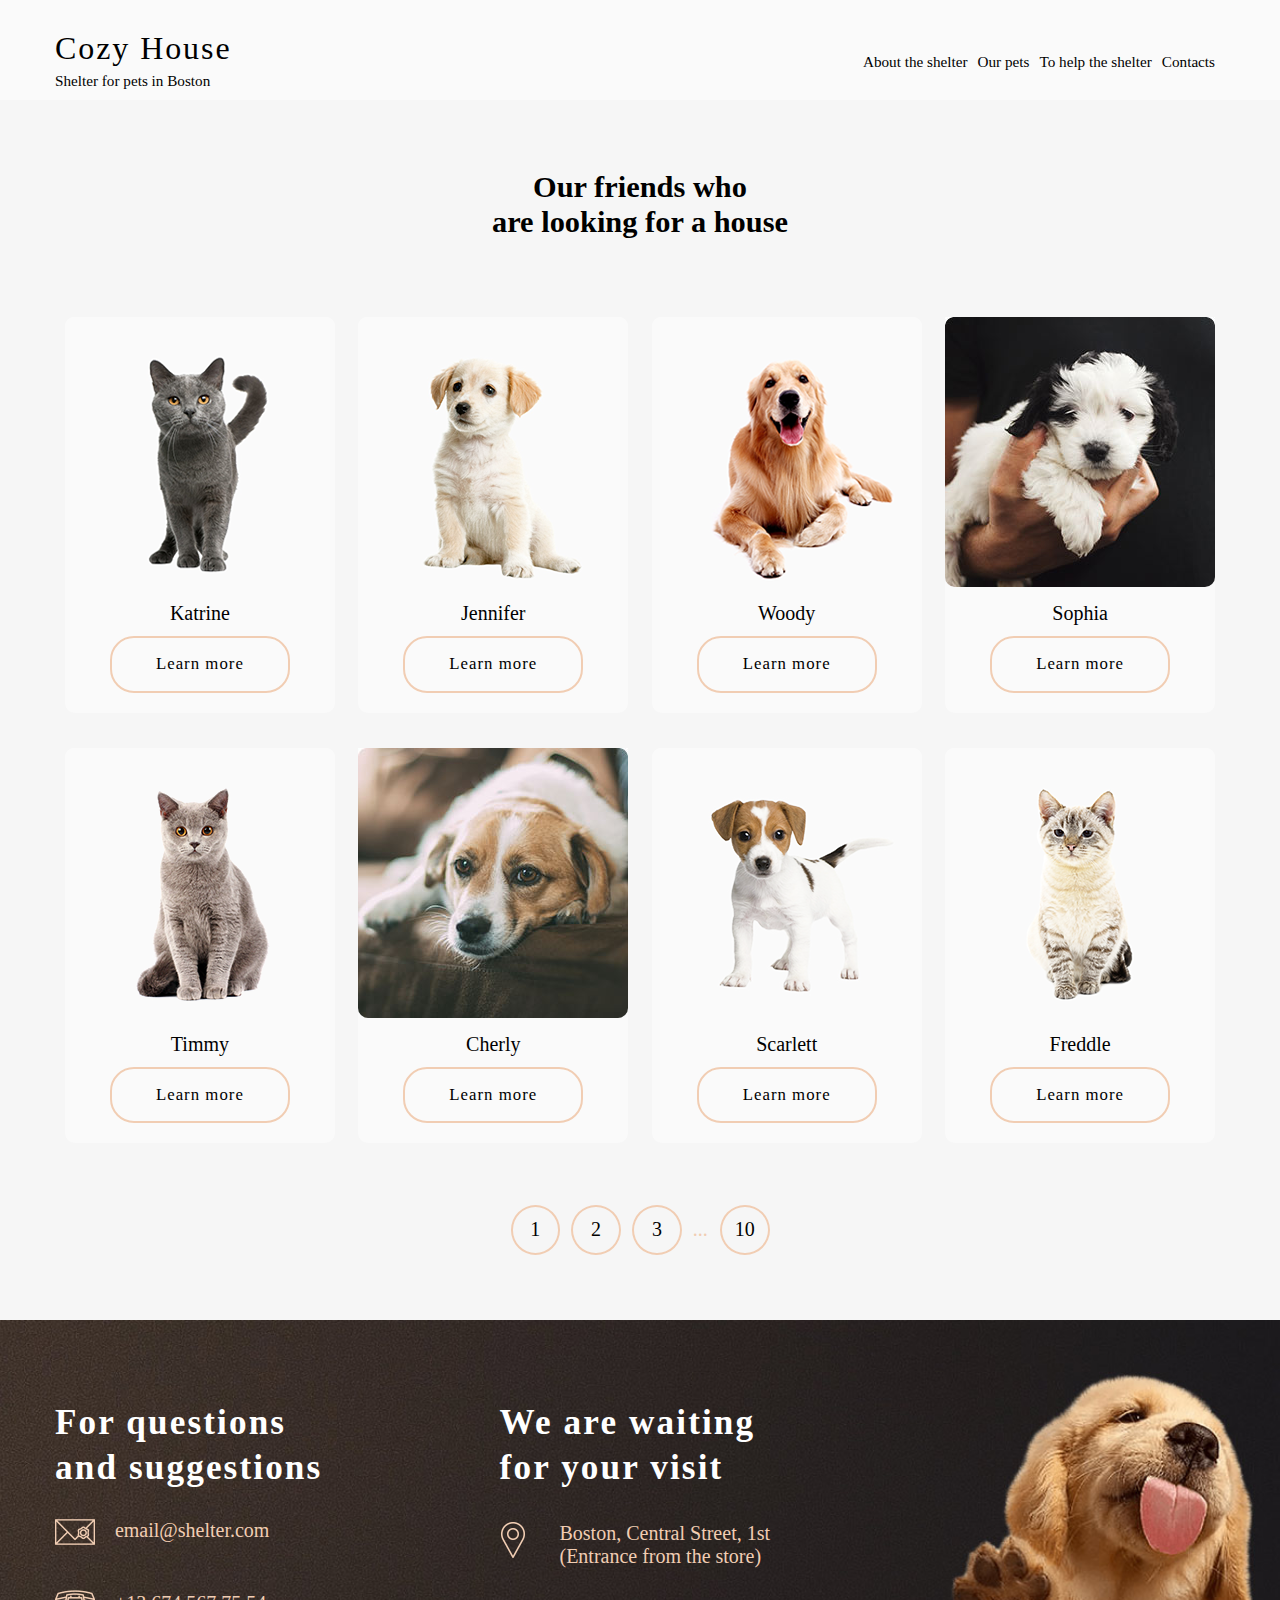
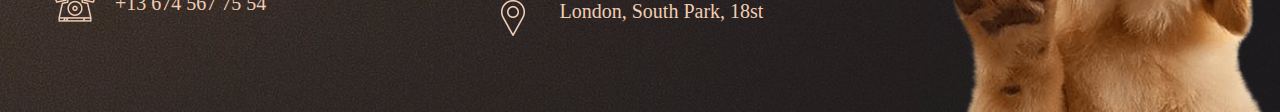
<file: pets.html>
<!DOCTYPE html>
<html lang="en">
<head>
    <meta charset="UTF-8">
    <meta name="viewport" content="width=device-width, initial-scale=1.0">
    <meta http-equiv="X-UA-Compatible" content="ie=edge">
    <meta name="format-detection" content="telephone=no">
    <title>Animal Shelter Pets</title>
    <link rel="stylesheet" href="./css/pets.css">
    <script
  	src="https://code.jquery.com/jquery-3.3.1.min.js"
  	integrity="sha256-FgpCb/KJQlLNfOu91ta32o/NMZxltwRo8QtmkMRdAu8="
  	crossorigin="anonymous"></script>
</head>
<body>
    <header class="head">
        <div class="wrapper">
		<div class="head_top">
			<div class="logo">
				<a href="#">
				    <span>Cozy House</span>
				    <p>Shelter for pets in Boston</p>
				</a>
			</div>
			<ul class = "menu_list">
				<li><a href="./index.html">About the shelter</a></li>
				<li><a href="#main">Our pets</a></li>
				<li><a href="./index.html#help_shelter">To help the shelter</a></li>
				<li><a href="#foot">Contacts</a></li>
			</ul>
        </div>
        </div>
    </header>

    <main class="wrapper" id="main">
        <div class="pets_container">
            <h1 class="pets_header">Our friends who<br> are looking for a house</h1>
            <div class="pets_items_container">
                <div class="pet_item">
                    <div class="img_container"><img src="./img/slider/katrine.png" alt=""></div>
                    <p>Katrine</p>
                    <button type = "button" class="btn">Learn more</button>
                </div>
                <div class="pet_item">
                    <div class="img_container"><img src="./img/slider/jennifer.png" alt=""></div>
                    <p>Jennifer</p>
                    <button type = "button" class="btn">Learn more</button>
                </div>
                <div class="pet_item">
                    <div class="img_container"><img src="./img/slider/woody.png" alt=""></div>
                    <p>Woody</p>
                    <button type = "button" class="btn">Learn more</button>
                </div>
                <div class="pet_item">
                    <div class="img_container"><img src="./img/pets page/sophia.jpg" alt=""></div>
                    <p>Sophia</p>
                    <button type = "button" class="btn">Learn more</button>
                </div>
                <div class="pet_item">
                    <div class="img_container"><img src="./img/pets page/Timmy.png" alt=""></div>
                    <p>Timmy</p>
                    <button type = "button" class="btn">Learn more</button>
                </div>
                <div class="pet_item">
                    <div class="img_container"><img src="./img/pets page/charlie.jpg" alt=""></div>
                    <p>Cherly</p>
                    <button type = "button" class="btn">Learn more</button>
                </div>
                <div class="pet_item">
                    <div class="img_container"><img src="./img/pets page/scarlett.png" alt=""></div>
                    <p>Scarlett</p>
                    <button type = "button" class="btn">Learn more</button>
                </div>
                <div class="pet_item">
                    <div class="img_container"><img src="./img/pets page/freddie.png" alt=""></div>
                    <p>Freddle</p>
                    <button type = "button" class="btn">Learn more</button>
                </div>
            </div>
            <div class="pagination_container">
                <a href="#">1</a>
                <a href="#">2</a>
                <a href="#">3</a>
                <span>...</span>
                <a href="#">10</a>
            </div>
        </div>
    </main>
    <footer class = "foot" id = "foot">
        <div class="wrapper">
            <div class="footer_container">
                <div class="footer_contacts foot_item">
                    <h3>For questions<br>and suggestions</h3>
                    <p class="email">email@shelter.com</p>
                    <p class="phone">+13 674 567 75 54</p>
                </div>
                
                <div class="footer_adress foot_item">
                    <h3>We are waiting<br>for your visit</h3>
                    <p class="contact">Boston, Central Street, 1st
                    (Entrance from the store)</p>
                    <p class="contact">London, South Park, 18st</p>
                </div>
            </div>
        </div>
    </footer>
    <script src="./js/smoothScroll.js"></script>
</body>
</html>
</file>
<file: css/pets.css>
html{
    font-size: 100%;
}

body{
    position: relative;
    margin: 0;
    padding: 0;
    font-family: Arial Regular;
    font-size: 0.95rem;
    background-color: #f6f6f6;
}

/* body.overlay:before {
    content: '';
    display: block;
    position: fixed;
    top: 0;
    left: 0;
    height: 100%;
    width: 100%;
    background: rgba(0, 0, 0, .5);
    z-index: 100;
} */

p,h1,h2,h3{
    margin: 0;
    padding: 0;
}

p{
    font-size: 0.95rem;
}

h1,h2,h3,span{
    font-family: Georgia Regular;
}

h2,h3{
    font-size: 2.2rem;
    line-height: 45px;
}

button{
    margin: 0;
    padding: 0;
    border: 0;
    cursor: pointer;
    -webkit-appearance: none;
    -moz-appearance: none;
    appearance: none;
    border-radius: 0;
}

.head_btn,
.know_rest_btn{
    font-size: 1.05rem;
    font-family: Georgia Regular;
}

a{
    color:#000000;
    text-decoration: none;
}

img{
    max-width: 100%;
    height: auto;
}
.wrapper {
    padding: 10px 2%;
    max-width: 1170px;
    margin: 0 auto;
}

.head{
    width: 100%;
    background-color: #fafafa;
    margin-bottom: 70px;
}

.head_top {
	display: flex;
    margin-top: 20px;
    /* margin-bottom: 21.4%; */
    align-items: center;
    flex-wrap: wrap;
    color: #545454;
}

.logo{
    flex: 1;
    white-space: nowrap;
    margin-right: 20px;
}

.logo span{
    font-size:2rem;
    letter-spacing: 0.06em;
}

.logo a p{
    margin-top: 5px;
}

.menu_list{
    display: flex;
    width: auto;
    list-style: none;
    margin: 0;
    margin-top: 15px;
    padding: 0;
    justify-content: space-between;
    flex-wrap: wrap;
}

.menu_list li{
    margin-bottom: 3%;
    margin-right: 10px;
}

.menu_list li a{
    position: relative;
    white-space: nowrap;
}

.menu_list li a:before{
    content: "";
    position: absolute;
    top: calc(100% + 0.475rem);
    border-bottom: 0.125rem solid #f1cdb3;
    left: 50%;
    right: 50%;
    transition: all 0.5s ease;
}

.menu_list li a:hover:before{
    left:0;
    right: 0;
    transition: all 0.5s ease;
}

main.wrapper{
    padding:0 2%;
}

.pets_container{
    display: flex;
    flex-direction: column;
    align-items: center;
    margin-bottom: 65px;
}

.pets_header{
    display: inline-block;
    width: 36.7%;
    margin-bottom:6.6%;
    text-align: center;
}

.pets_items_container{
    display: flex;
    flex-direction: row;
    flex-wrap: wrap;
    justify-content: center;
}

/* .row{
    display: flex;
    flex-direction: row;
    flex-wrap: wrap;
    width: 100%;
} */

.pet_item{
    display: flex;
    flex-direction: column;
    align-items: center;
    /* width: 23%; */
    margin-bottom: 35px;
    background-color: #fafafa;
    border-radius: 10px;
    transition: box-shadow 0.2s;
}

.pet_item:not(:nth-child(4n)){
    margin-right: 2%;
}

.pet_item .img_container img{
    border-bottom-left-radius: 10px;
    border-bottom-right-radius: 10px;
}

.pet_item p{
    font-family: Georgia Regular;
	font-size: 1.25rem;
    line-height: 45px;
}

.pet_item .btn {
	padding: 6% 16.3%;
    border-radius: 24px;;
    background-color: #fafafa;
    border: 2px solid #f1cdb3;
    outline: none;
    /* margin: 0 14%;  */
    margin-bottom: 20px;
    font-family: Georgia Regular;
    font-size: 1.05rem;
    letter-spacing: 0.06em;
    text-align: center;
    transition: background-color 0.3s;
}

.pagination_container{
    display: flex;
    align-items: center;
    margin-top:27px;
    font-size: 1.25rem;
    box-sizing: border-box;
}

.pagination_container a{
    font-family: Times New Roman;
    /* padding: 11.5px 18px; */
    display: flex;
    align-items: center;
    justify-content: center;
    width: 54px;
    height: 46px;
    border: 2px solid #f1cdb3;
    border-radius: 50%;
    transition: background-color 0.3s;
}

.pagination_container a:not(:last-of-type){
    margin-right: 4.3%;
}

.pagination_container span{
    margin-right: 12px;
    color:#f1cdb3;
    
}

.foot{
    background: url(../img//foot/footer_bg.jpg) no-repeat center center;
    background-size: cover;
}

.foot .wrapper {
	padding-top: 0;
}

.footer_container {
	display: flex;
    width: 100%;
    /* width: 65.81%; */
    justify-content: flex-start;
    padding-top: 6.8%;
    padding-bottom: 6.8%;
    color: #f1cdb3;
}

.foot_item h3{
	color: #ffffff;
    letter-spacing: 0.06em;
    white-space: nowrap;
}

.foot_item p{
    font-family: Times New Roman Regular;
    font-size: 1.25rem;
    margin-left: 20%;
    margin-top: 10%;
}
.foot_item p{
	position: relative;
}
.foot_item .phone{
    margin-top:50px;
}
.foot_item .email:before{
	content: "";
    position: absolute;
    background-image: url(../img/foot/envelope.png);
    width: 40px;
    height: 26px;
    left: -25%;
}
.foot_item .phone:before{
	content: "";
    position: absolute;
    background-image: url(../img/foot/telephone.png);
    width: 40px;
    height: 32px;
    top: -10%;
    left: -25%;
}
.footer_adress p{
	margin-top: 32px;
}
.footer_adress p:before{
	content: "";
    position: absolute;
    background-image: url(../img/foot/pin.png);
    width: 26px;
    height: 36px;
    left: -25%;
}

.foot_item{
    width: 25.6%;
}

.footer_contacts {
    /* margin-bottom: 70px; */
    margin-right: 12.4%;
}

/****************************hovers,actives and etc*************************/
.pet_item .btn:hover{
    background-color: #f1cdb3;
}

.pet_item:hover{
    box-shadow: 0px 0px 5px 0px rgba(0,0,0,0.2);
}

.pagination_container a:hover{
    background-color: #f1cdb3;
}

/***************************media queries*********************************/
@media screen and (max-width:1136px){
    .foot{
        background-position-x: 65%;
    }
}

@media screen and (max-width:1194px){
    .pet_item{
        margin-right: 2%
    }
}
@media screen and (max-width:768px){
    .foot{
        background-image: none;
        background: linear-gradient(to right, #483b34, #18181a);
    }

    .footer_container{
        justify-content: space-around;
    }

    .foot_item{
        width: 50%;
    }

    .foot_item h3{
        white-space: normal;
    }

    .footer_contacts{
        margin-right: 10px;
    }
}

@media screen and (max-width:630px){
    .head_top{
        flex-direction: column;
        align-items: center;
    }

    .logo{
        width: auto;
        text-align: center
    }

    .pets_header{
        width:60%;
    }
}

@media screen and (max-width:500px){
    .footer_container{
        flex-direction: column;
    }
    
    .foot_item{
        display: flex;
        flex-direction: column;
        width: auto;
        align-items: flex-start;
        margin-bottom: 50px;
        margin-left: 30px;
    }

    .foot_item p{
        margin-left: 40px;
    }

    .footer_adress p:before{
        left: -40px;
    }

    .foot_item .email:before{
        left: -50px;
    }
    .foot_item .phone:before{
        left: -50px;
    }

    .footer_contacts p{
        margin-left: 50px;
    }
}

@media screen and (max-width:420px){
    .menu_list{
        align-items: center;
        justify-content: center;
    }
}
</file>
